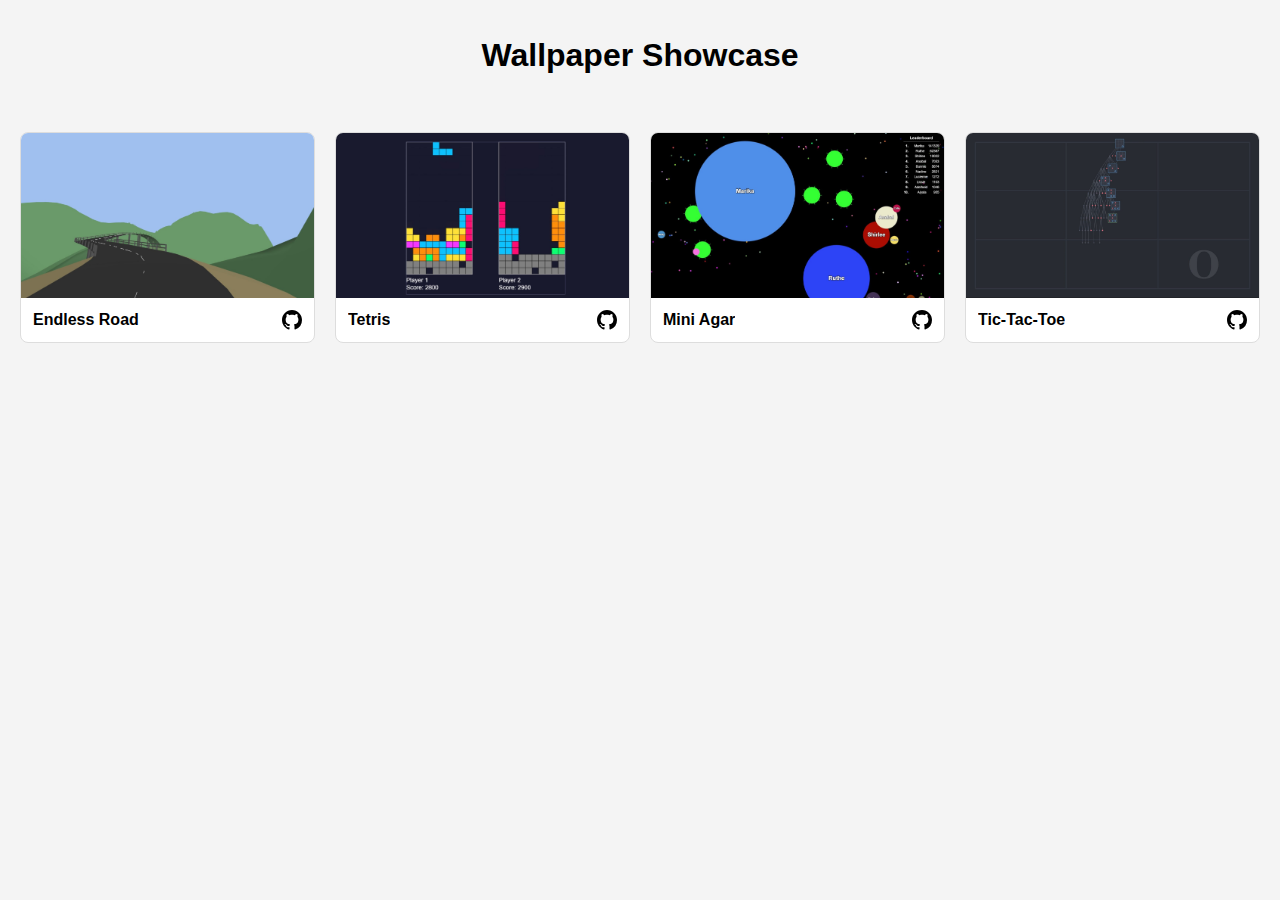
<file: index.html>
<!DOCTYPE html>
<html lang="en">
<head>
    <meta charset="UTF-8">
    <meta name="viewport" content="width=device-width, initial-scale=1.0">
    <title>Wallpaper Showcase</title>
    <link rel="stylesheet" href="style.css">
</head>
<body>
    <h1 style="text-align: center; padding: 16px;">Wallpaper Showcase</h1>
    <div class="container">
        <div class="wallpaper">
            <a href="./wallpapers/endless-road" class="wallpaper-image-link" target="_blank">
                <img src="./wallpapers/endless-road/preview.jpg" alt="Endless Road Preview">
            </a>
            <div class="wallpaper-info">
                   <h3>Endless Road</h3>
                <a href="https://github.com/micr0dust/wallpapers/releases/tag/Endless-Road" class="github-link" target="_blank" title="View on GitHub">
                    <img src="img/github-icon.svg" alt="GitHub Icon">
                </a>
            </div>
        </div>
        <div class="wallpaper">
            <a href="./wallpapers/auto-tetris" class="wallpaper-image-link" target="_blank">
                <img src="./wallpapers/auto-tetris/preview.jpg" alt="Tetris Preview">
            </a>
            <div class="wallpaper-info">
                    <h3>Tetris</h3>
                <a href="https://github.com/micr0dust/wallpapers/releases/tag/Tetris" class="github-link" target="_blank" title="View on GitHub">
                     <img src="img/github-icon.svg" alt="GitHub Icon">
                </a>
            </div>
        </div>
        <div class="wallpaper">
            <a href="./wallpapers/agar" class="wallpaper-image-link" target="_blank">
                <img src="./wallpapers/agar/preview.jpg" alt="Agar Preview">
            </a>
            <div class="wallpaper-info">
                <h3>Mini Agar</h3>
                <a href="https://github.com/micr0dust/wallpapers/releases/tag/Agar" class="github-link" target="_blank" title="View on GitHub">
                    <img src="img/github-icon.svg" alt="GitHub Icon">
                </a>
            </div>
        </div>
        <div class="wallpaper">
            <a href="./wallpapers/tic-tac-toe" class="wallpaper-image-link" target="_blank">
                <img src="./wallpapers/tic-tac-toe/preview.jpg" alt="Agar Preview">
            </a>
            <div class="wallpaper-info">
                <h3>Tic-Tac-Toe</h3>
                <a href="https://github.com/micr0dust/wallpapers/releases/tag/TicTacToe" class="github-link" target="_blank" title="View on GitHub">
                    <img src="img/github-icon.svg" alt="GitHub Icon">
                </a>
            </div>
        </div>
    </div>
</body>
</html>
</file>
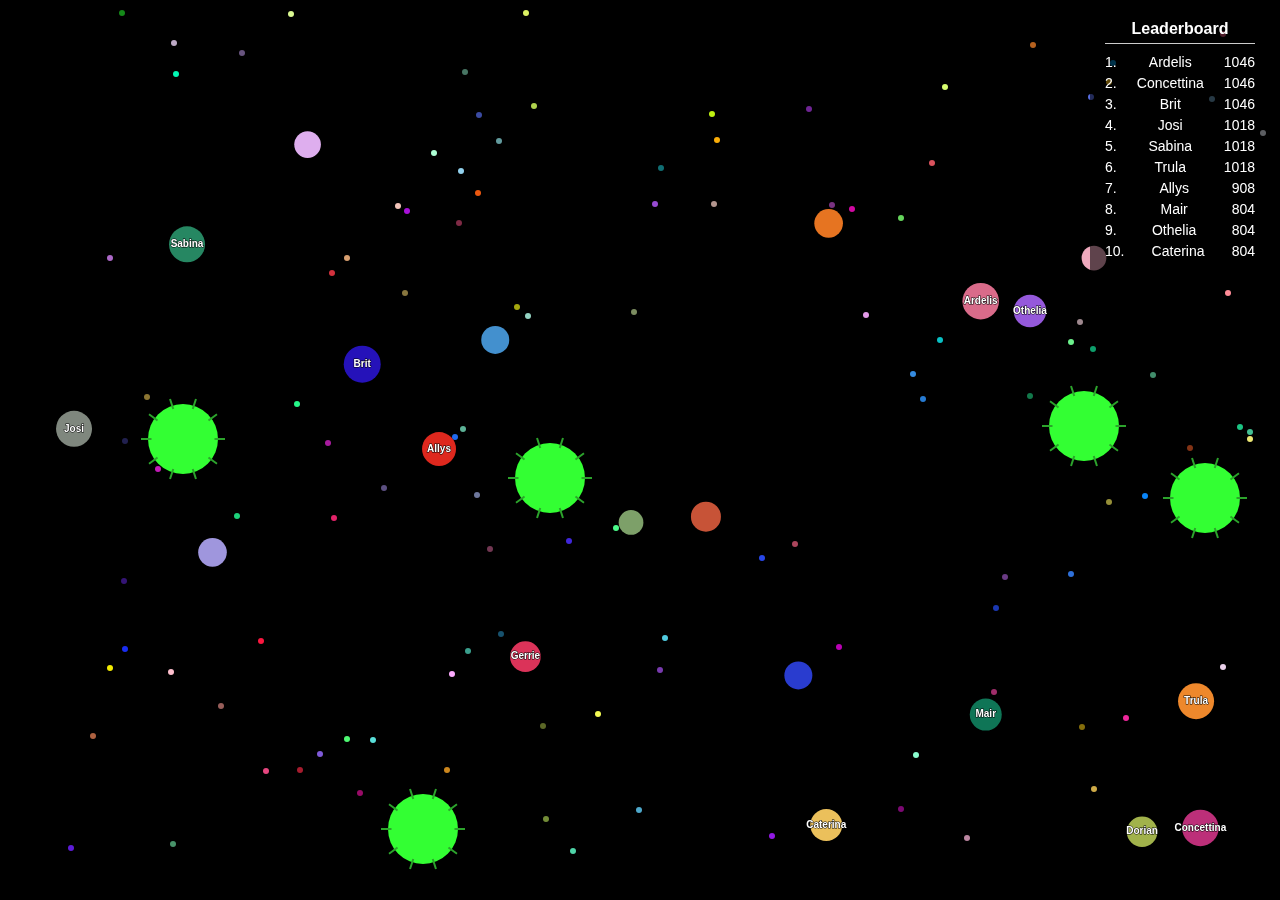
<file: agar/index.html>
<!DOCTYPE html>
<html lang="zh-TW">
<head>
    <meta charset="UTF-8">
    <meta name="viewport" content="width=device-width, initial-scale=1.0">
    <title>Agar</title>
    <link rel="stylesheet" href="style.css">
</head>
<body>
    <div id="game-container">
        <canvas id="gameCanvas"></canvas>
        <div id="leaderboard"></div>
    </div>
    <script src="./sound/BACK_GROUHND_MUSIC_BASE64.js"></script>
    <script src="./NAME_LIST.js"></script>
    <script src="script.min.js"></script>
</body>
</html>
</file>
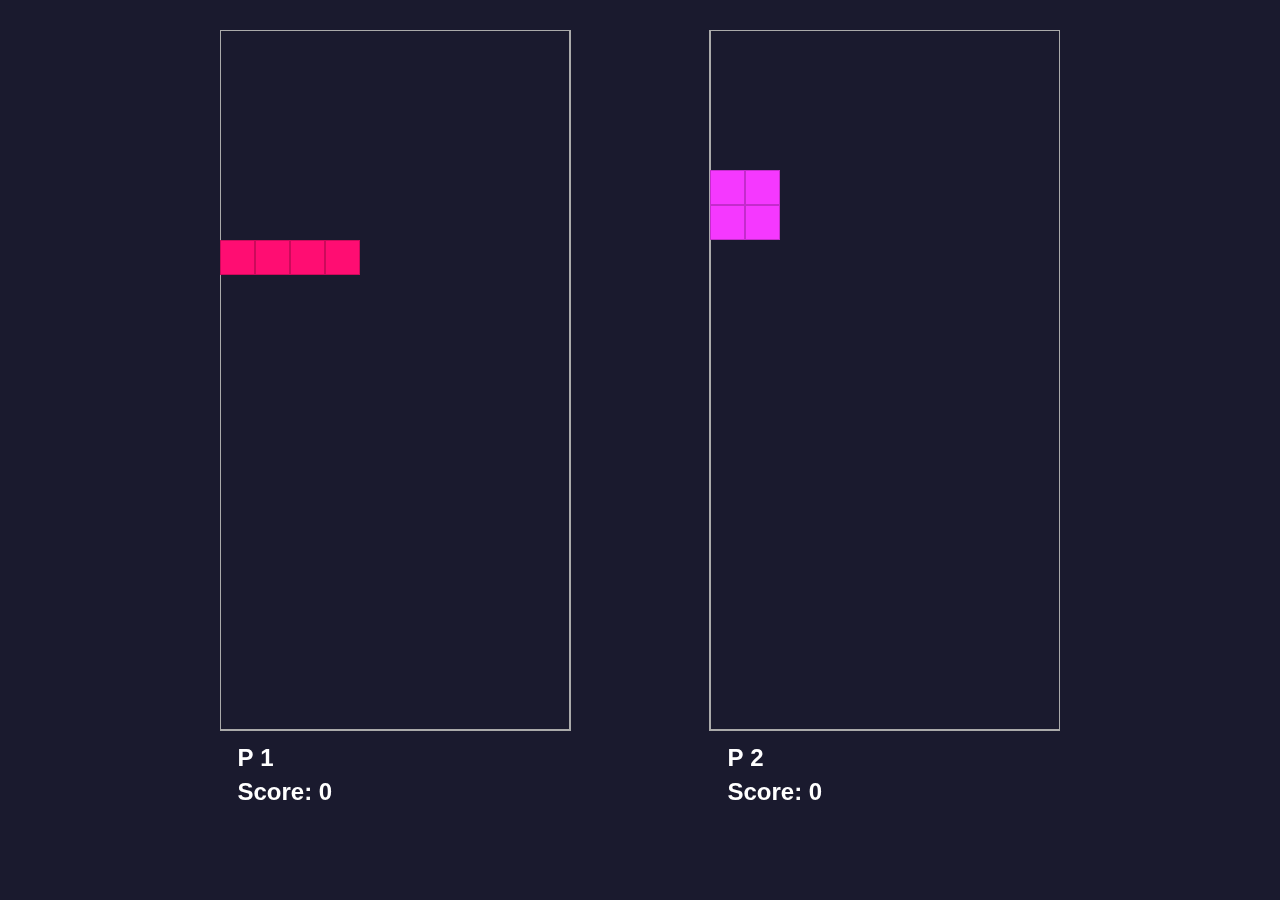
<file: auto-tetris/index.html>
<!DOCTYPE html>
<html lang="zh-TW">
<head>
    <meta charset="UTF-8">
    <meta name="viewport" content="width=device-width, initial-scale=1.0">
    <title>Tetris - 俄羅斯方塊</title>
    <link rel="stylesheet" href="style.css">
</head>
<body>
    <canvas id="tetrisCanvas"></canvas>
    <script src="./sound/BACK_GROUHND_MUSIC_BASE64.js"></script>
    <script src="./sound/CLEAR_BASE64.js"></script>
    <script src="./sound/DROP_BASE64.js"></script>
    <script src="script.min.js"></script>
</body>
</html>
</file>
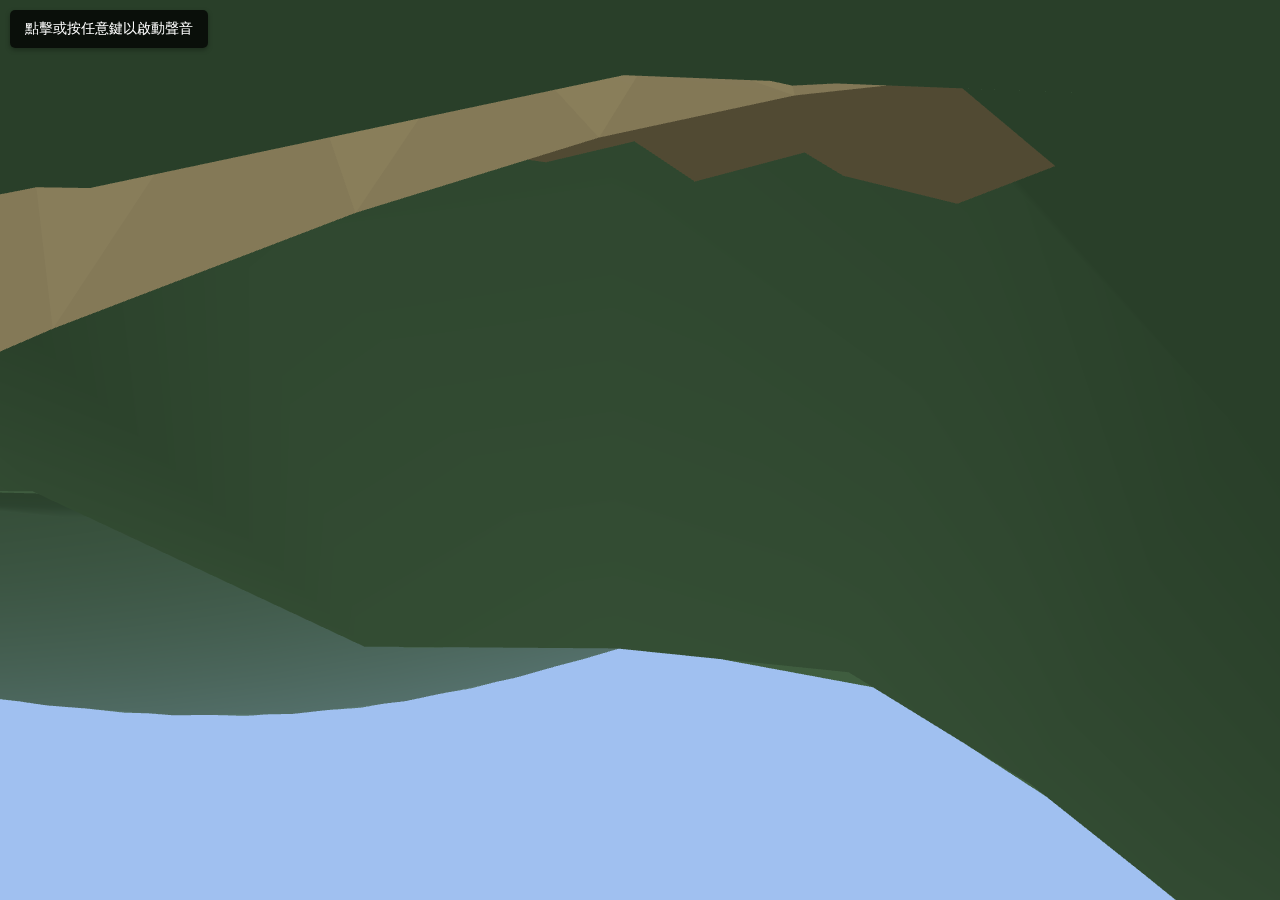
<file: endless-road/index.html>
<!DOCTYPE html>
<html lang="zh-Hant">

<head>
    <meta charset="UTF-8">
    <meta name="viewport" content="width=device-width, initial-scale=1.0">
    <title>Endless Road - 無盡公路</title>
    <link rel="stylesheet" href="style.css">
</head>

<body>
    <script src="three.min.js"></script>
    <script src="simplex-noise.min.js"></script>
    <script src="./sound/ENGINE_LOOP_BASE64.js"></script>
    <script src="./sound/BACK_GROUHND_MUSIC_BASE64.js"></script>
    <script src="./sound/STRONG_WIND_BASE64.js"></script>
    <script src="script.min.js"></script>
</body>

</html>
</file>
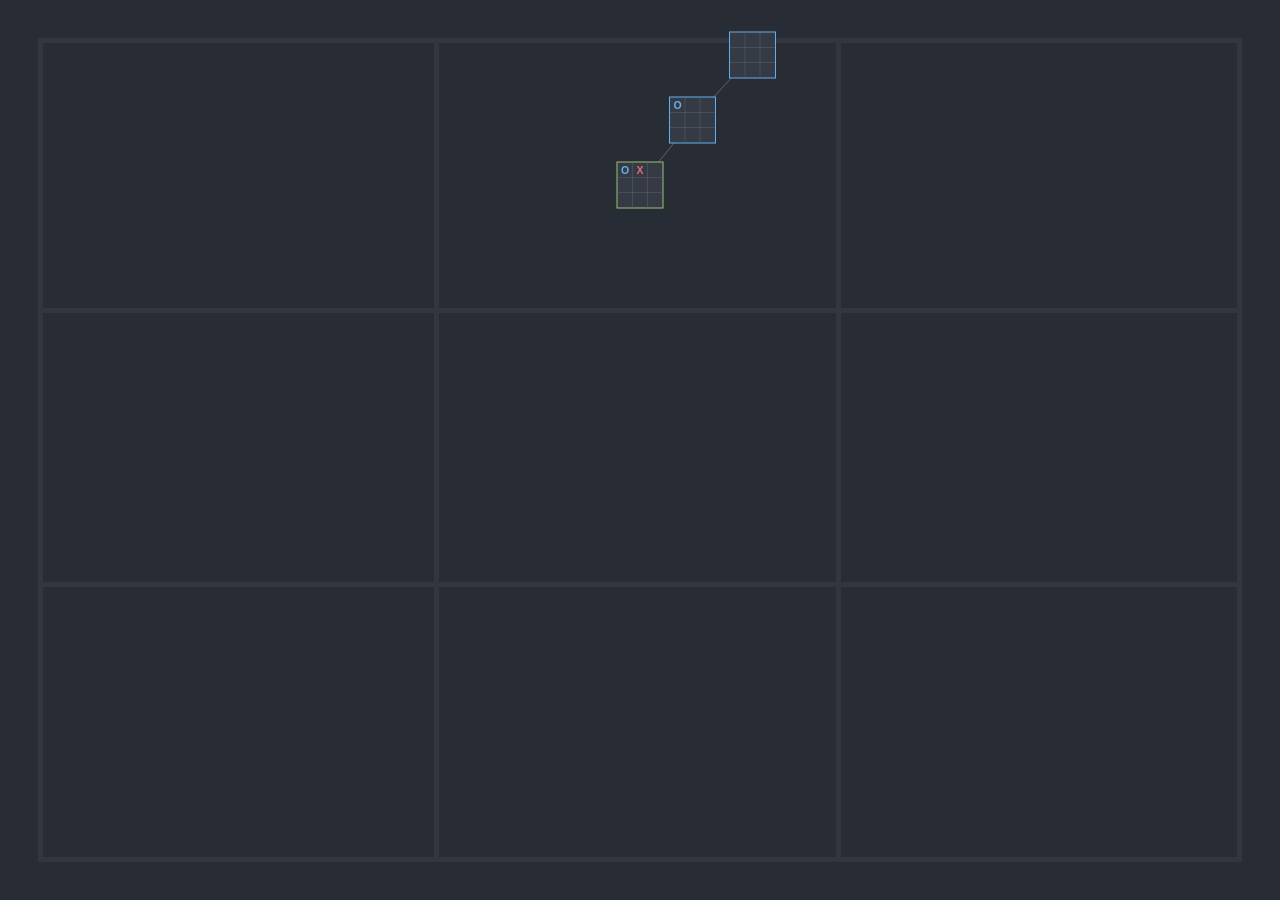
<file: tic-tac-toe/index.html>
<!DOCTYPE html>
<html lang="zh-TW">
<head>
    <meta charset="UTF-8">
    <meta name="viewport" content="width=device-width, initial-scale=1.0">
    <title>Full Screen AI Tic-Tac-Toe Visualization</title>
    <link rel="stylesheet" href="style.css">
</head>
<body>
    <!-- Background Board -->
    <div class="background-board" id="background-board">
        <!-- Cells generated by JS -->
    </div>

    <!-- Full Screen Canvas -->
    <canvas id="visualization-canvas"></canvas>

    <script src="script.js"></script>
</body>
</html>
</file>
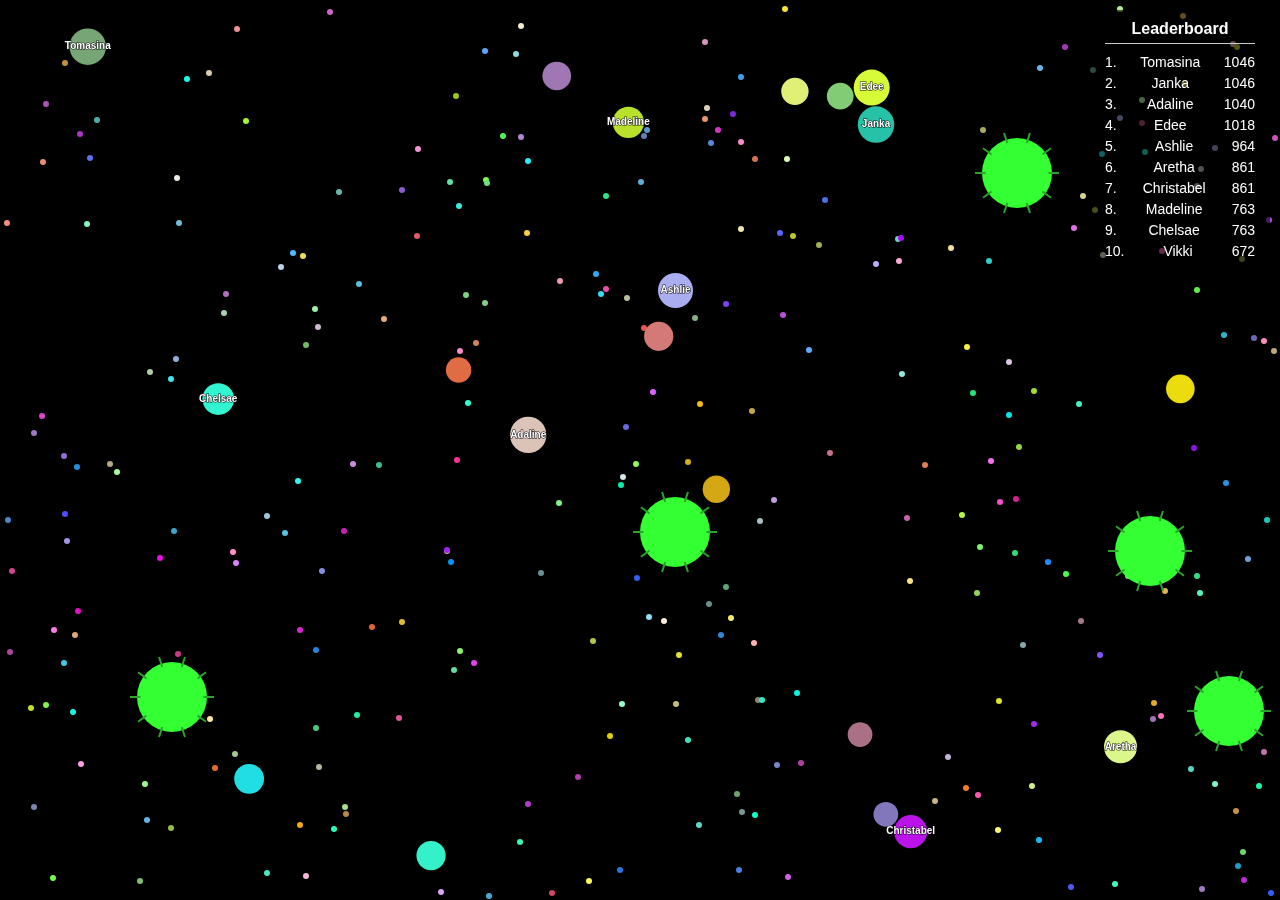
<file: wallpapers/agar/index.html>
<!DOCTYPE html>
<html lang="zh-TW">
<head>
    <meta charset="UTF-8">
    <meta name="viewport" content="width=device-width, initial-scale=1.0">
    <title>Mini Agar</title>
    <link rel="stylesheet" href="style.css">
</head>
<body>
    <div id="game-container">
        <canvas id="gameCanvas"></canvas>
        <div id="leaderboard"></div>
    </div>
    <script src="./sound/BACK_GROUHND_MUSIC_BASE64.js"></script>
    <script src="./NAME_LIST.js"></script>
    <script src="script.min.js"></script>
</body>
</html>
</file>
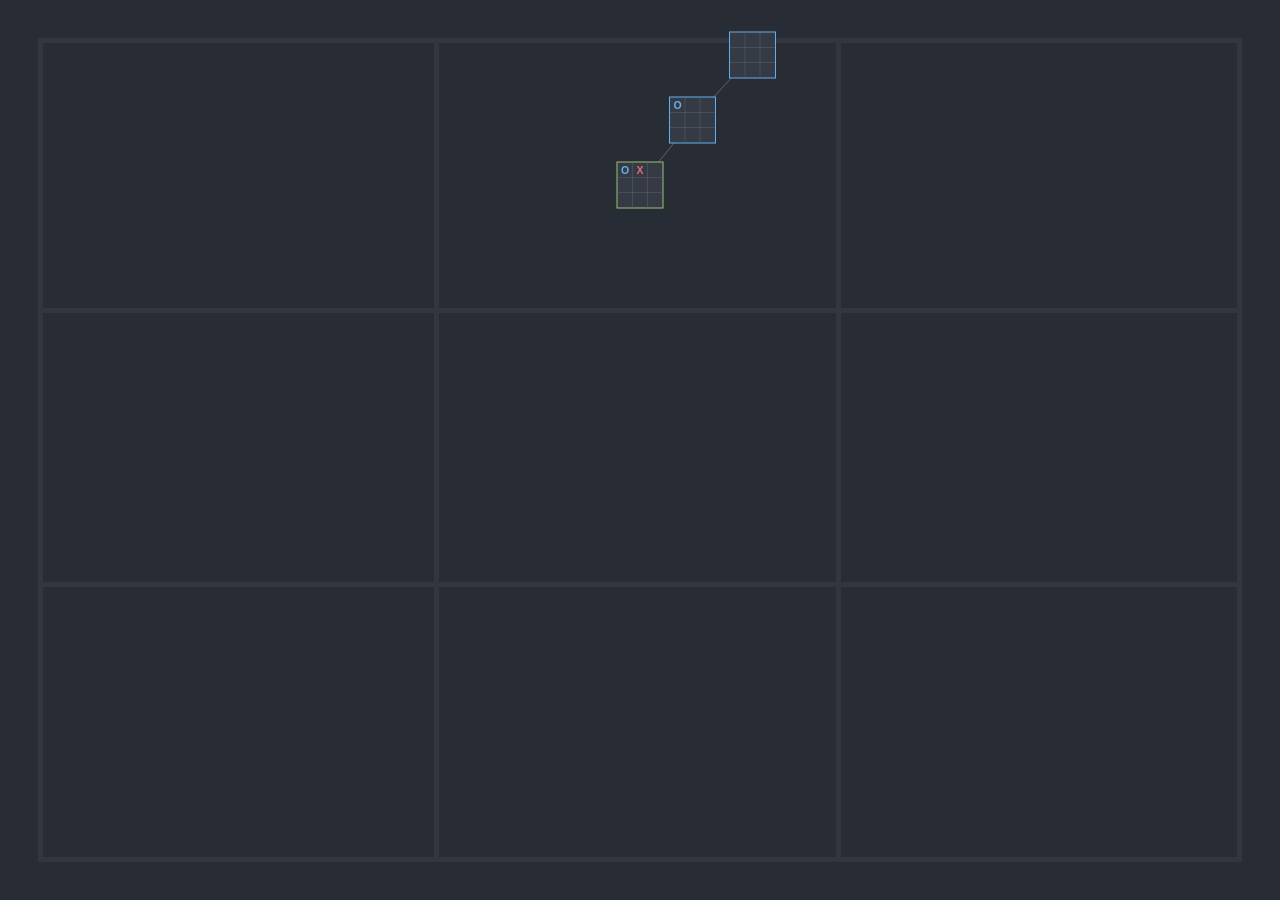
<file: wallpapers/tic-tac-toe/index.html>
<!DOCTYPE html>
<html lang="zh-TW">
<head>
    <meta charset="UTF-8">
    <meta name="viewport" content="width=device-width, initial-scale=1.0">
    <title>Tic-Tac-Toe - 井字遊戲</title>
    <link rel="stylesheet" href="style.css">
</head>
<body>
    <div class="background-board" id="background-board"></div>
    <canvas id="visualization-canvas"></canvas>

    <script src="script.js"></script>
</body>
</html>
</file>
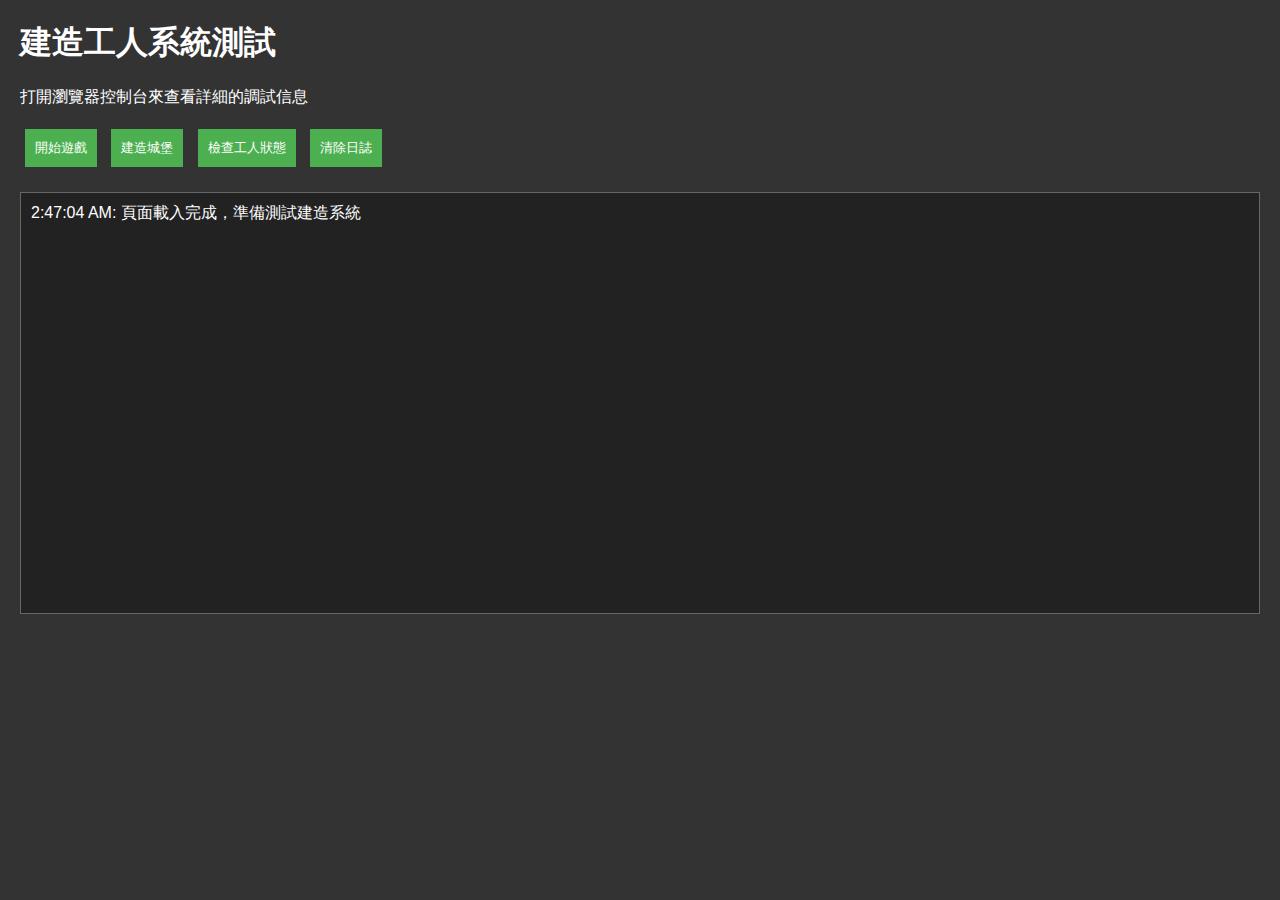
<file: wallpapers/mini-civ/test-construction.html>
<!DOCTYPE html>
<html>
<head>
    <title>建造系統測試</title>
    <style>
        body {
            font-family: Arial, sans-serif;
            margin: 20px;
            background: #333;
            color: white;
        }
        #log {
            height: 400px;
            overflow-y: scroll;
            background: #222;
            padding: 10px;
            border: 1px solid #666;
            margin-top: 20px;
        }
        button {
            padding: 10px;
            margin: 5px;
            background: #4CAF50;
            color: white;
            border: none;
            cursor: pointer;
        }
        button:hover {
            background: #45a049;
        }
    </style>
</head>
<body>
    <h1>建造工人系統測試</h1>
    <p>打開瀏覽器控制台來查看詳細的調試信息</p>
    
    <div>
        <button onclick="startGame()">開始遊戲</button>
        <button onclick="buildCastle()">建造城堡</button>
        <button onclick="checkWorkers()">檢查工人狀態</button>
        <button onclick="clearLog()">清除日誌</button>
    </div>
    
    <div id="log"></div>

    <script>
        let world;
        
        function log(message) {
            const logDiv = document.getElementById('log');
            logDiv.innerHTML += '<div>' + new Date().toLocaleTimeString() + ': ' + message + '</div>';
            logDiv.scrollTop = logDiv.scrollHeight;
            console.log(message);
        }
        
        function clearLog() {
            document.getElementById('log').innerHTML = '';
        }
        
        function startGame() {
            log('開始初始化遊戲...');
            
            // 模擬簡化的遊戲環境
            const mockGrid = {
                gridToWorld: (x, z) => ({ x: x * 2, z: z * 2 }),
                worldToGrid: (x, z) => ({ x: Math.floor(x / 2), y: Math.floor(z / 2) }),
                occupyArea: () => {},
                canBuild: () => true,
                checkBuildingSpacing: () => true,
                checkBuildingCondition: () => true
            };
            
            const mockScene = {
                add: () => {},
                remove: () => {}
            };
            
            log('創建建築管理器...');
            window.buildingManager = {
                castles: [],
                towers: [],
                houses: [],
                farms: [],
                buildings: new Map()
            };
            
            log('創建村民管理器...');
            window.villagers = [];
            
            log('遊戲初始化完成！');
        }
        
        function buildCastle() {
            if (!window.buildingManager) {
                log('請先開始遊戲！');
                return;
            }
            
            log('建造城堡...');
            
            // 創建模擬建築
            const castle = {
                x: 10,
                y: 10,
                width: 6,
                height: 6,
                isUnderConstruction: true,
                isComplete: false,
                constructionWorkers: [],
                requiredWorkers: 2,
                maxWorkers: 4,
                constructor: { name: 'Castle' },
                
                needsMoreWorkers: function() {
                    const needs = this.isUnderConstruction && this.constructionWorkers.length < this.requiredWorkers;
                    log(`城堡需要更多工人檢查: 建造中=${this.isUnderConstruction}, 工人=${this.constructionWorkers.length}/${this.requiredWorkers}, 需要=${needs}`);
                    return needs;
                },
                
                getWorkerPositions: function() {
                    return [
                        { x: 12, y: 8 },
                        { x: 8, y: 8 },
                        { x: 12, y: 12 },
                        { x: 8, y: 12 }
                    ];
                },
                
                addWorker: function(villager) {
                    if (this.constructionWorkers.length < this.maxWorkers) {
                        this.constructionWorkers.push(villager);
                        log(`工人 ${villager.id} 加入城堡建造隊伍`);
                        return true;
                    }
                    return false;
                },
                
                getWorldPosition: function() {
                    return { x: this.x * 2, z: this.y * 2 };
                }
            };
            
            window.buildingManager.castles.push(castle);
            log('城堡建造成功，需要2個工人！');
            
            // 創建一些村民來測試
            for (let i = 0; i < 3; i++) {
                const villager = {
                    id: `villager_${i}`,
                    x: 5 + i * 2,
                    z: 5,
                    state: 'idle',
                    wood: 0,
                    food: 0,
                    constructionBuilding: null,
                    workPosition: null,
                    
                    tryFindConstructionWork: function() {
                        log(`村民 ${this.id} 開始尋找建造工作...`);
                        
                        const allBuildings = [...window.buildingManager.castles];
                        log(`檢查 ${allBuildings.length} 個建築`);
                        
                        for (const building of allBuildings) {
                            if (building.needsMoreWorkers()) {
                                log(`找到需要工人的建築: ${building.constructor.name}`);
                                
                                const workerPositions = building.getWorkerPositions();
                                const availablePosition = workerPositions[building.constructionWorkers.length];
                                
                                if (availablePosition && building.addWorker(this)) {
                                    this.constructionBuilding = building;
                                    this.workPosition = availablePosition;
                                    this.state = 'constructing';
                                    
                                    log(`村民 ${this.id} 開始協助建造 ${building.constructor.name}`);
                                    return true;
                                }
                            }
                        }
                        
                        log(`村民 ${this.id} 沒有找到建造工作`);
                        return false;
                    }
                };
                
                window.villagers.push(villager);
                log(`創建村民 ${villager.id}`);
            }
        }
        
        function checkWorkers() {
            if (!window.villagers || !window.buildingManager) {
                log('請先開始遊戲並建造建築！');
                return;
            }
            
            log('=== 檢查工人狀態 ===');
            
            // 讓每個閒置村民嘗試尋找工作
            window.villagers.forEach(villager => {
                if (villager.state === 'idle') {
                    log(`村民 ${villager.id} 處於閒置狀態，嘗試尋找工作...`);
                    villager.tryFindConstructionWork();
                } else {
                    log(`村民 ${villager.id} 當前狀態: ${villager.state}`);
                }
            });
            
            // 檢查建築狀態
            window.buildingManager.castles.forEach(castle => {
                log(`城堡工人狀態: ${castle.constructionWorkers.length}/${castle.requiredWorkers}`);
                castle.constructionWorkers.forEach(worker => {
                    log(`  - 工人 ${worker.id} 正在建造`);
                });
            });
        }
        
        // 頁面載入時初始化
        window.onload = function() {
            log('頁面載入完成，準備測試建造系統');
        };
    </script>
</body>
</html>
</file>
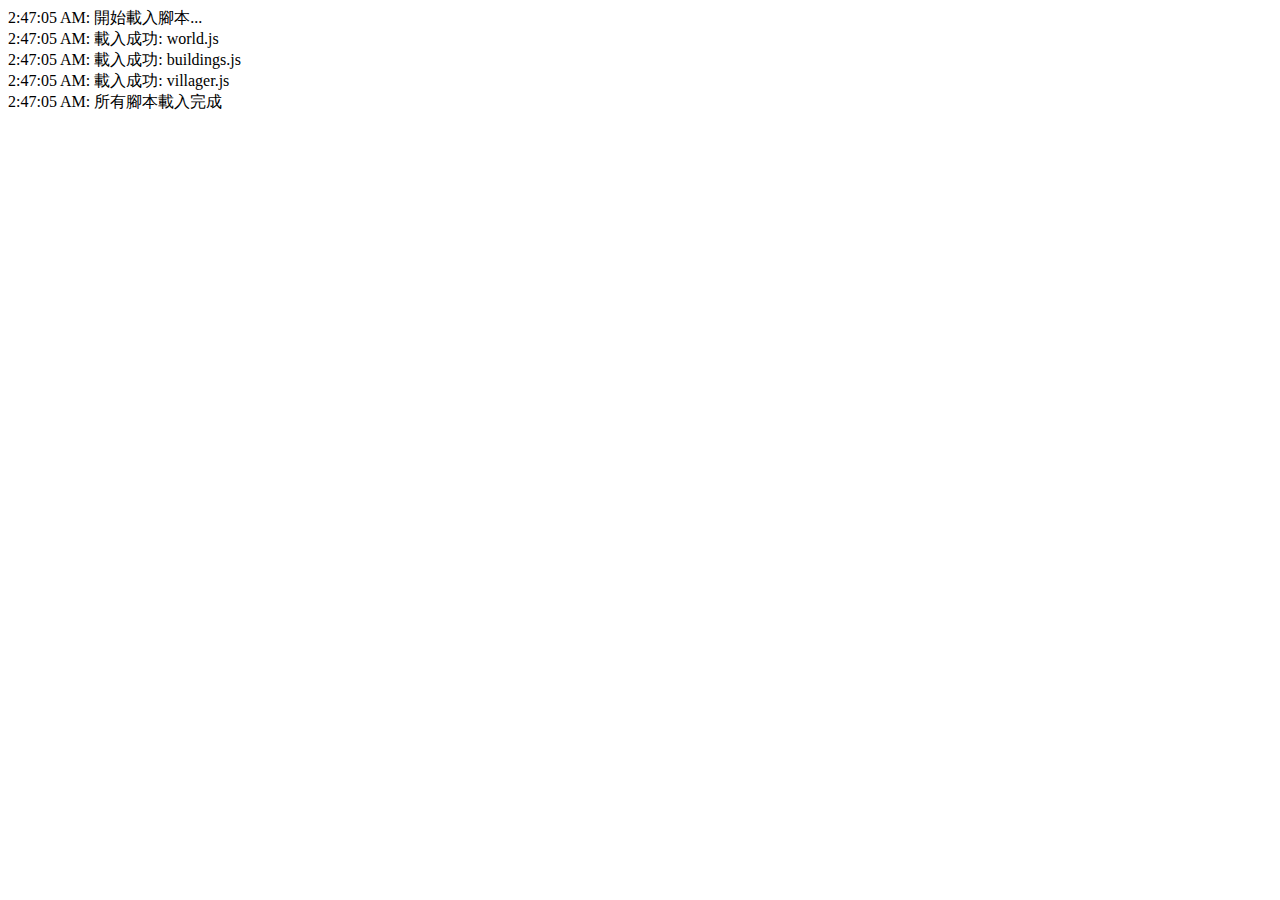
<file: wallpapers/mini-civ/test.html>
<!DOCTYPE html>
<html>
<head>
    <meta charset="UTF-8">
    <title>Debug Test</title>
</head>
<body>
    <div id="log"></div>
    
    <script>
        const log = document.getElementById('log');
        
        function addLog(message) {
            const div = document.createElement('div');
            div.textContent = new Date().toLocaleTimeString() + ': ' + message;
            log.appendChild(div);
            console.log(message);
        }
        
        // 測試腳本載入
        addLog('開始載入腳本...');
        
        window.addEventListener('error', function(e) {
            addLog('錯誤: ' + e.message + ' 在 ' + e.filename + ':' + e.lineno);
        });
        
        // 依序載入腳本
        const scripts = [
            'world.js',
            'buildings.js', 
            'villager.js'
        ];
        
        let loadedScripts = 0;
        
        function loadNextScript() {
            if (loadedScripts >= scripts.length) {
                addLog('所有腳本載入完成');
                return;
            }
            
            const script = document.createElement('script');
            script.src = scripts[loadedScripts];
            script.onload = function() {
                addLog('載入成功: ' + scripts[loadedScripts]);
                loadedScripts++;
                loadNextScript();
            };
            script.onerror = function() {
                addLog('載入失敗: ' + scripts[loadedScripts]);
            };
            document.head.appendChild(script);
        }
        
        loadNextScript();
    </script>
</body>
</html>
</file>
<file: style.css>
body {
    font-family: Arial, sans-serif;
    margin: 0;
    padding: 0;
    box-sizing: border-box;
    background-color: #f4f4f4;
}
.container {
    display: grid;
    grid-template-columns: repeat(auto-fit, minmax(200px, 1fr));
    gap: 20px;
    padding: 20px;
}
.wallpaper {
    border: 1px solid #ddd;
    border-radius: 8px;
    overflow: hidden;
    background-color: #fff;
    transition: transform 0.3s ease, box-shadow 0.3s ease;
    display: flex;
    flex-direction: column;
}
.wallpaper:hover {
    transform: scale(1.05);
    box-shadow: 0 4px 15px rgba(0,0,0,0.1);
}
.wallpaper-image-link img {
    width: 100%;
    height: auto;
    display: block;
}
.wallpaper-info {
    padding: 12px;
    display: flex;
    justify-content: space-between;
    align-items: center;
    flex-grow: 1;
}
.wallpaper-info h3 {
    margin: 0;
    font-size: 1rem;
    white-space: nowrap;
    overflow: hidden;
    text-overflow: ellipsis;
    margin-right: 8px;
}
.wallpaper-title-link {
    text-decoration: none;
    color: inherit;
    min-width: 0;
}
 .wallpaper-title-link:hover h3 {
     color: #007bff;
 }
.github-link {
    display: inline-flex;
    align-items: center;
    justify-content: center;
    color: #333;
    line-height: 0; /* Important to prevent extra space below the img */
}
/* --- CSS Change Here --- */
.github-link img { /* Changed selector from svg to img */
    width: 20px; /* Icon size */
    height: 20px;
    /* fill: currentColor; Removed, doesn't apply directly to img */
    transition: opacity 0.2s ease; /* Optional: slight fade effect on hover */
    vertical-align: middle; /* Helps align if line-height isn't 0 */
}
/* --- End CSS Change --- */
.github-link:hover {
    color: #007bff; /* This still changes link color */
    opacity: 0.7; /* Example: Dim the icon slightly on hover */
}
</file>
<file: agar/style.css>
body {
    margin: 0;
    overflow: hidden;
    background-color: #000000; /* 遊戲時的正常背景色 */
    position: relative;
    transition: background-color 0.5s ease-in-out; /* 背景變黑/變回來的時間 */
}

/* 新增：用於將 body 背景變黑的類 */
body.black-background {
    background-color: #000000 !important; /* 強制變黑 */
}


#game-container {
    position: relative;
    width: 100%;
    height: 100vh;
    opacity: 1;
    /* 增加淡入淡出時間 */
    transition: opacity 1.2s ease-in-out; /* 例如：1.2 秒 */
}

#gameCanvas {
    display: block;
}

#leaderboard {
    position: absolute;
    top: 10px;
    right: 10px;
    background-color: rgba(0, 0, 0, 0.6);
    color: white;
    padding: 10px 15px;
    border-radius: 5px;
    font-family: Arial, sans-serif;
    font-size: 14px;
    min-width: 150px;
    opacity: 1;
     /* 增加淡入淡出時間，與容器一致 */
    transition: opacity 1.2s ease-in-out;
}

#leaderboard h3 {
    margin: 0 0 10px 0;
    text-align: center;
    font-size: 16px;
    border-bottom: 1px solid #ccc;
    padding-bottom: 5px;
}

#leaderboard ol {
    list-style: none;
    padding: 0;
    margin: 0;
}

#leaderboard li {
    margin-bottom: 5px;
    display: flex;
    justify-content: space-between;
    align-items: center;
}
#leaderboard .rank {
    font-weight: bold;
    margin-right: 8px;
    min-width: 20px; /* 確保排名數字對齊 */
    text-align: right;
}
#leaderboard .mass {
    font-style: italic;
    color: #ddd;
    margin-left: 8px;
}

/* 添加一個用於控制淡出的 CSS 類 */
.fade-out {
    opacity: 0 !important;
}
</file>
<file: auto-tetris/style.css>
html, body {
    margin: 0;
    padding: 0;
    height: 100%;
    width: 100%;
    overflow: hidden; /* 防止滾動條 */
    background-color: #1a1a2e; /* 深藍紫色背景 (你可以改成你喜歡的) */
    /* 新增 flex 佈局來居中 canvas 容器 */
    display: flex;
    justify-content: center;
    align-items: center;
    color: #e0e0e0; /* 預設文字顏色 (主要由 canvas UI 控制) */
    font-family: 'Segoe UI', Tahoma, Geneva, Verdana, sans-serif;
}

#tetrisCanvas {
    /* border: 1px solid #4a4a6a; */ /* 桌布通常不需要邊框 */
    display: block; /* 確保 canvas 是塊級元素 */
    /* 背景色由 JS 中的 drawGame() 清除函數控制 */
}
</file>
<file: endless-road/style.css>
body {
    margin: 0;
    overflow: hidden;
    /* 基礎背景色，可以被 Three.js 清除色覆蓋 */
    background-color: #a0c0f0;
}

canvas {
    display: block;
}

 /* --- 用戶交互提示樣式 --- */
#audio-prompt {
    position: absolute;
    top: 10px;
    left: 10px;
    padding: 10px 15px;
    background-color: rgba(0, 0, 0, 0.75);
    color: white;
    font-family: sans-serif;
    font-size: 14px;
    border-radius: 5px;
    z-index: 100;
    cursor: pointer;
    box-shadow: 0 2px 5px rgba(0,0,0,0.3);
}
</file>
<file: tic-tac-toe/style.css>
:root {
    /* Colors */
    --o-color: #61afef;
    --x-color: #e06c75;
    --line-color: #5c6370; /* Tree lines */
    --dot-color: #4b5263;
    /* Active/Path colors set by JS/WE */
    --node-bg-color: #353a45; /* Mini-board node background */
    --pruned-dot-color: #e06c75;
    --bg-color: #282c34; /* Body background */
    --text-color: #abb2bf;
    --bg-board-line-color: rgba(92, 99, 112, 0.2); /* Transparent background grid lines */
    --bg-board-mark-color: rgba(200, 200, 200, 0.15); /* Very transparent marks */

    /* Tree Layout */
    --node-size: 45;
    --mini-cell-size: calc(var(--node-size) / 3);
    --dot-radius: 3;
    --level-height: 65;
    --sibling-spacing: 15;
    --target-center-x-ratio: 0.5;
}

body {
    margin: 0;
    background-color: var(--bg-color);
    color: var(--text-color);
    height: 100vh;
    width: 100vw;
    overflow: hidden; /* Prevent scrollbars */
    position: relative; /* For absolute positioning children */
}

/* Background Board Styling */
.background-board {
    position: absolute;
    top: 0;
    left: 0;
    width: 100%;
    height: 100%;
    display: grid;
    grid-template-columns: repeat(3, 1fr);
    grid-template-rows: repeat(3, 1fr);
    /* Gap removed, lines added via cell borders */
    padding: 3%; /* Slightly less padding */
    box-sizing: border-box;
    z-index: 1; /* Behind the canvas */
}

.background-board .bg-cell {
    display: flex;
    justify-content: center;
    align-items: center;
    font-size: 25vmin; /* Adjusted font size */
    font-weight: bold;
    color: var(--bg-board-mark-color);
    line-height: 1;
    border: 5px solid var(--bg-board-line-color); /* Use border for grid lines */
    box-sizing: border-box;

    /* Remove borders at the edges of the grid */
    border-top: none;
    border-left: none;
}
/* Add back borders for the first row/column */
.background-board .bg-cell:nth-child(-n+3) { /* First row */
     border-top: 5px solid var(--bg-board-line-color);
}
.background-board .bg-cell:nth-child(3n+1) { /* First column */
      border-left: 5px solid var(--bg-board-line-color);
}

/* Full Screen Canvas Styling */
canvas {
    position: absolute;
    top: 0;
    left: 0;
    width: 100%; /* Fill viewport width */
    height: 100%; /* Fill viewport height */
    background-color: transparent; /* Canvas itself is transparent */
    z-index: 10; /* Above the background board */
    display: block; /* Remove potential extra space */
}

/* Removed .visualization-canvas and #status-overlay styles */
</file>
<file: wallpapers/agar/style.css>
body {
    margin: 0;
    overflow: hidden;
    background-color: #000000; /* 遊戲時的正常背景色 */
    position: relative;
    transition: background-color 0.5s ease-in-out; /* 背景變黑/變回來的時間 */
}

/* 新增：用於將 body 背景變黑的類 */
body.black-background {
    background-color: #000000 !important; /* 強制變黑 */
}


#game-container {
    position: relative;
    width: 100%;
    height: 100vh;
    opacity: 1;
    /* 增加淡入淡出時間 */
    transition: opacity 7.2s ease-in-out; /* 例如：1.2 秒 */
}

#gameCanvas {
    display: block;
}

#leaderboard {
    position: absolute;
    top: 10px;
    right: 10px;
    background-color: rgba(0, 0, 0, 0.6);
    color: white;
    padding: 10px 15px;
    border-radius: 5px;
    font-family: Arial, sans-serif;
    font-size: 14px;
    min-width: 150px;
    opacity: 1;
     /* 增加淡入淡出時間，與容器一致 */
    transition: opacity 7.2s ease-in-out;
}

#leaderboard h3 {
    margin: 0 0 10px 0;
    text-align: center;
    font-size: 16px;
    border-bottom: 1px solid #ccc;
    padding-bottom: 5px;
}

#leaderboard ol {
    list-style: none;
    padding: 0;
    margin: 0;
}

#leaderboard li {
    margin-bottom: 5px;
    display: flex;
    justify-content: space-between;
    align-items: center;
}
#leaderboard .rank {
    font-weight: bold;
    margin-right: 8px;
    min-width: 20px; /* 確保排名數字對齊 */
    text-align: right;
}
#leaderboard .mass {
    font-style: italic;
    color: #ddd;
    margin-left: 8px;
}

/* 添加一個用於控制淡出的 CSS 類 */
.fade-out {
    opacity: 0 !important;
}
</file>
<file: wallpapers/tic-tac-toe/style.css>
:root {
    /* Colors */
    --o-color: #61afef;
    --x-color: #e06c75;
    --line-color: #5c6370; /* Tree lines */
    --dot-color: #4b5263;
    /* Active/Path colors set by JS/WE */
    --node-bg-color: #353a45; /* Mini-board node background */
    --pruned-dot-color: #e06c75;
    --bg-color: #282c34; /* Body background */
    --text-color: #abb2bf;
    --bg-board-line-color: rgba(92, 99, 112, 0.2); /* Transparent background grid lines */
    --bg-board-mark-color: rgba(200, 200, 200, 0.15); /* Very transparent marks */

    /* Tree Layout */
    --node-size: 45;
    --mini-cell-size: calc(var(--node-size) / 3);
    --dot-radius: 3;
    --level-height: 65;
    --sibling-spacing: 15;
    --target-center-x-ratio: 0.5;
}

body {
    margin: 0;
    background-color: var(--bg-color);
    color: var(--text-color);
    height: 100vh;
    width: 100vw;
    overflow: hidden; /* Prevent scrollbars */
    position: relative; /* For absolute positioning children */
}

/* Background Board Styling */
.background-board {
    position: absolute;
    top: 0;
    left: 0;
    width: 100%;
    height: 100%;
    display: grid;
    grid-template-columns: repeat(3, 1fr);
    grid-template-rows: repeat(3, 1fr);
    /* Gap removed, lines added via cell borders */
    padding: 3%; /* Slightly less padding */
    box-sizing: border-box;
    z-index: 1; /* Behind the canvas */
}

.background-board .bg-cell {
    display: flex;
    justify-content: center;
    align-items: center;
    font-size: 25vmin; /* Adjusted font size */
    font-weight: bold;
    color: var(--bg-board-mark-color);
    line-height: 1;
    border: 5px solid var(--bg-board-line-color); /* Use border for grid lines */
    box-sizing: border-box;

    /* Remove borders at the edges of the grid */
    border-top: none;
    border-left: none;
}
/* Add back borders for the first row/column */
.background-board .bg-cell:nth-child(-n+3) { /* First row */
     border-top: 5px solid var(--bg-board-line-color);
}
.background-board .bg-cell:nth-child(3n+1) { /* First column */
      border-left: 5px solid var(--bg-board-line-color);
}

/* Full Screen Canvas Styling */
canvas {
    position: absolute;
    top: 0;
    left: 0;
    width: 100%; /* Fill viewport width */
    height: 100%; /* Fill viewport height */
    background-color: transparent; /* Canvas itself is transparent */
    z-index: 10; /* Above the background board */
    display: block; /* Remove potential extra space */
}

/* Removed .visualization-canvas and #status-overlay styles */
</file>
